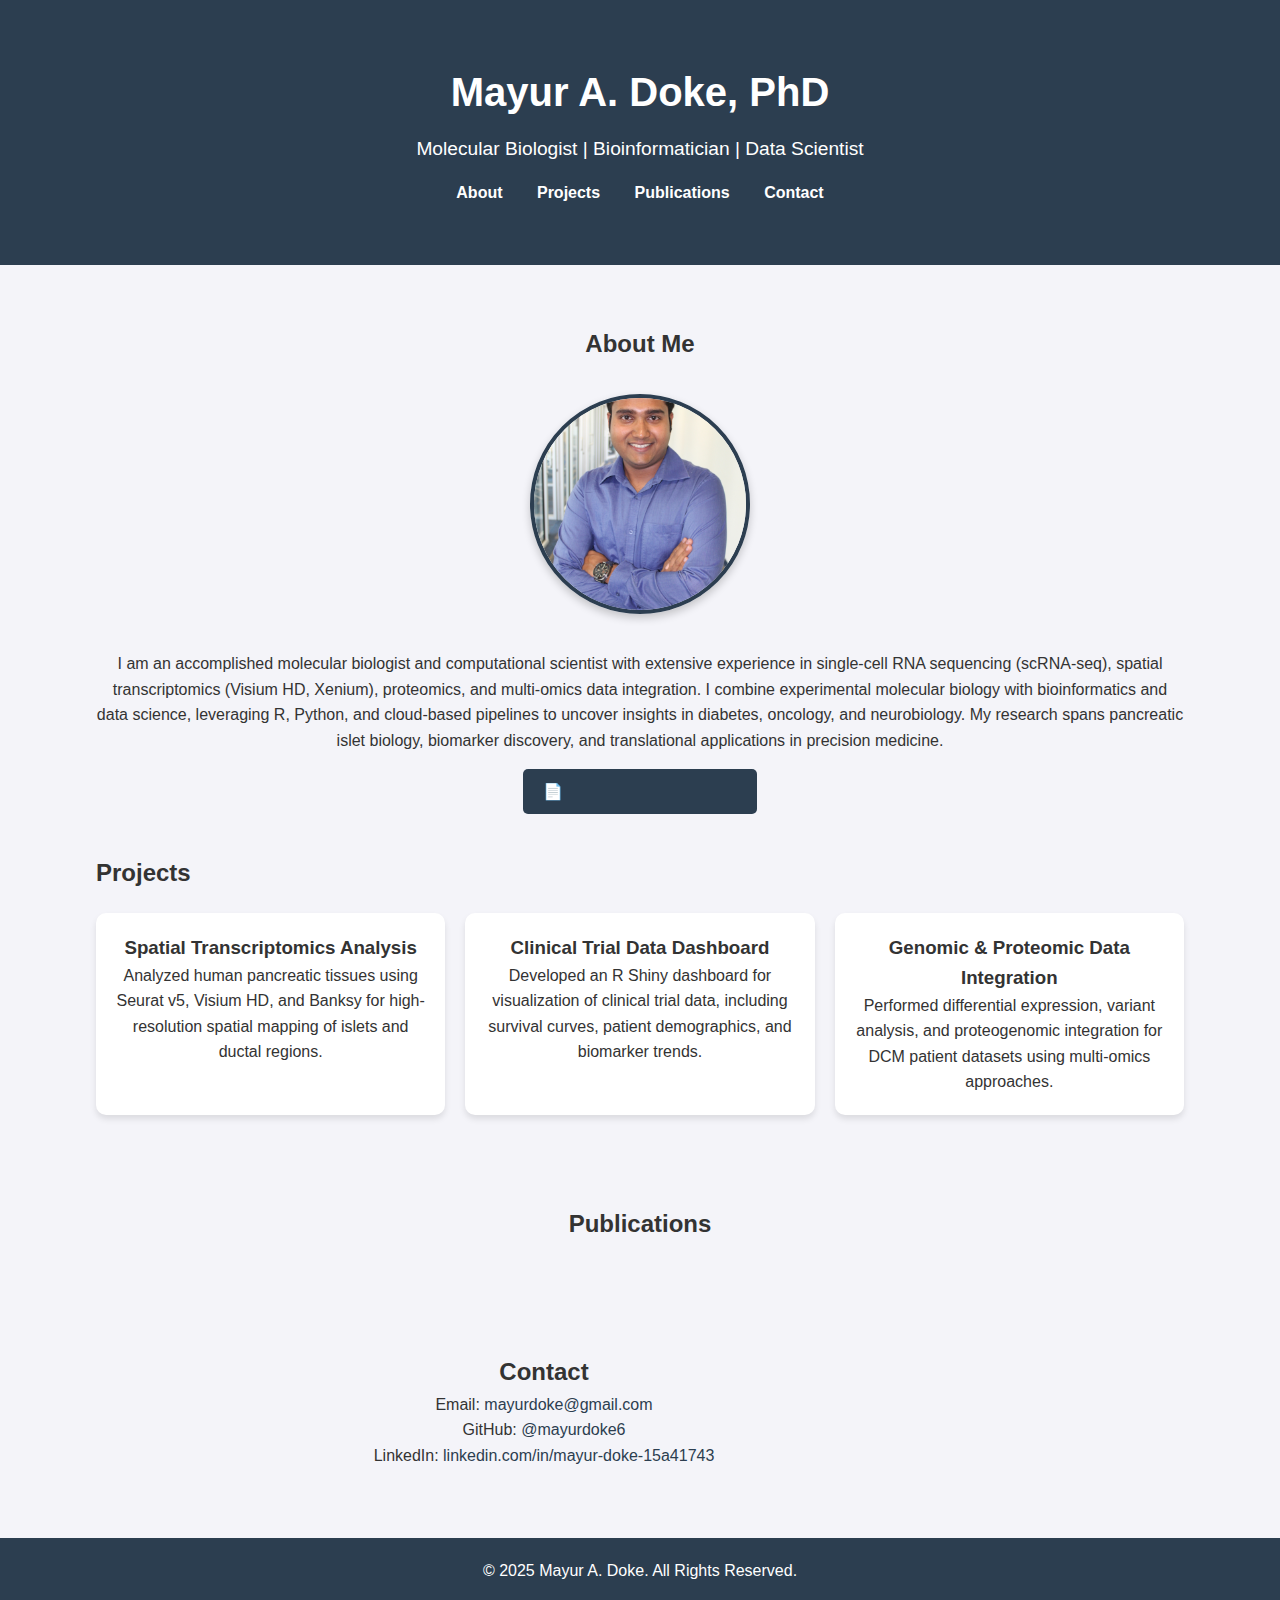
<file: index.html>
<!DOCTYPE html>
<html lang="en">
<head>
  <meta charset="UTF-8">
  <meta name="viewport" content="width=device-width, initial-scale=1.0">
  <title>Portfolio | Mayur A. Doke, PhD</title>

  <!-- ✅ Google Search Console Verification -->
  <meta name="google-site-verification" content="googlee453b6ce631414cb.html">

  <!-- ✅ SEO Meta Tags for Google -->
  <meta name="description" content="Mayur Doke - Molecular Biologist, Bioinformatician, and Data Scientist specializing in single-cell and spatial transcriptomics.">
  <meta name="keywords" content="Mayur Doke, Bioinformatics, Molecular Biology, Data Science, Spatial Transcriptomics, scRNA-seq, Pancreatic Research">
  <meta name="author" content="Mayur A. Doke">

  <!-- ✅ Favicon (optional, if you add favicon.ico to root) -->
  <link rel="icon" href="favicon.ico">

  <!-- ✅ CSS Styles -->
  <link rel="stylesheet" href="style.css">
</head>
<body>
  <!-- Header Section -->
  <header>
    <div class="container">
      <h1>Mayur A. Doke, PhD</h1>
      <p>Molecular Biologist | Bioinformatician | Data Scientist</p>
      <nav>
        <a href="#about">About</a>
        <a href="#projects">Projects</a>
        <a href="#publications">Publications</a>
        <a href="#contact">Contact</a>
      </nav>
    </div>
  </header>

  <!-- About Section -->
  <section id="about" class="container">
    <h2>About Me</h2>
    <img src="images/profile.jpg" alt="Profile Picture" class="profile-pic">
    <p>
      I am an accomplished molecular biologist and computational scientist with extensive experience in 
      single-cell RNA sequencing (scRNA-seq), spatial transcriptomics (Visium HD, Xenium), proteomics, 
      and multi-omics data integration. I combine experimental molecular biology with bioinformatics 
      and data science, leveraging R, Python, and cloud-based pipelines to uncover insights in diabetes, 
      oncology, and neurobiology. My research spans pancreatic islet biology, biomarker discovery, 
      and translational applications in precision medicine.
    </p>
    <p>
      <a href="Mayur_CV_2025-Bioinformatics.pdf" target="_blank" style="font-weight:bold; color:#2c3e50;">
        📄 Download My Resume
      </a>
    </p>
  </section>

  <!-- Projects Section -->
  <section id="projects" class="container">
    <h2>Projects</h2>
    <div class="projects">
      <div class="project-card">
        <h3>Spatial Transcriptomics Analysis</h3>
        <p>Analyzed human pancreatic tissues using Seurat v5, Visium HD, and Banksy for high-resolution spatial mapping of islets and ductal regions.</p>
      </div>
      <div class="project-card">
        <h3>Clinical Trial Data Dashboard</h3>
        <p>Developed an R Shiny dashboard for visualization of clinical trial data, including survival curves, patient demographics, and biomarker trends.</p>
      </div>
      <div class="project-card">
        <h3>Genomic & Proteomic Data Integration</h3>
        <p>Performed differential expression, variant analysis, and proteogenomic integration for DCM patient datasets using multi-omics approaches.</p>
      </div>
    </div>
  </section>

  <!-- Publications Section -->
  <section id="publications" class="container">
    <h2>Publications</h2>
    <ul class="publications-list" id="pub-list"></ul>
  </section>

  <!-- Contact Section -->
  <section id="contact" class="container">
    <h2>Contact</h2>
    <p>Email: <a href="mailto:mayurdoke@gmail.com">mayurdoke@gmail.com</a></p>
    <p>GitHub: <a href="https://github.com/mayurdoke6" target="_blank">@mayurdoke6</a></p>
    <p>LinkedIn: <a href="https://www.linkedin.com/in/mayur-doke-15a41743/" target="_blank">linkedin.com/in/mayur-doke-15a41743</a></p>
  </section>

  <!-- Footer -->
  <footer>
    <p>&copy; 2025 Mayur A. Doke. All Rights Reserved.</p>
  </footer>

  <!-- JavaScript -->
  <script src="script.js"></script>
</body>
</html>
</file>
<file: style.css>
/* ------------------------------
   General Reset
------------------------------ */
* {
  margin: 0;
  padding: 0;
  box-sizing: border-box;
}

/* ------------------------------
   Body Styling
------------------------------ */
body {
  font-family: 'Arial', sans-serif;
  line-height: 1.6;
  background-color: #f4f4f9;
  color: #333;
}

/* ------------------------------
   Container
------------------------------ */
.container {
  width: 85%;
  margin: auto;
  padding: 20px 0;
}

/* ------------------------------
   Header
------------------------------ */
header {
  background: #2c3e50;
  color: #fff;
  padding: 40px 0;
  text-align: center;
}

header h1 {
  font-size: 2.5em;
  margin-bottom: 10px;
}

header p {
  font-size: 1.2em;
  margin-bottom: 15px;
}

header nav a {
  color: #fff;
  margin: 0 15px;
  text-decoration: none;
  font-weight: bold;
}

header nav a:hover {
  color: #f39c12;
}

/* ------------------------------
   About Section
------------------------------ */
#about {
  text-align: center;
  margin-top: 40px;
}

.profile-pic {
  width: 220px;        /* Larger image */
  height: 220px;
  border-radius: 50%;  /* Circular */
  margin: 30px 0;
  border: 4px solid #2c3e50;
  object-fit: cover;   /* Keep aspect ratio */
  box-shadow: 0 4px 8px rgba(0, 0, 0, 0.2);
  transition: transform 0.3s ease-in-out;
}

.profile-pic:hover {
  transform: scale(1.05);
}

/* Resume Button in About */
#about a {
  display: inline-block;
  background: #2c3e50;
  color: white;
  padding: 10px 20px;
  border-radius: 5px;
  text-decoration: none;
  margin-top: 15px;
  transition: background 0.3s ease-in-out;
}

#about a:hover {
  background: #f39c12;
}

/* ------------------------------
   Projects Section
------------------------------ */
.projects {
  display: grid;
  grid-template-columns: repeat(auto-fit, minmax(250px, 1fr));
  gap: 20px;
  margin-top: 20px;
}

.project-card {
  background: #fff;
  padding: 20px;
  border-radius: 10px;
  box-shadow: 0 4px 6px rgba(0, 0, 0, 0.1);
  text-align: center;
  transition: transform 0.2s ease-in-out;
}

.project-card:hover {
  transform: scale(1.05);
}

/* ------------------------------
   Contact Section
------------------------------ */
#contact {
  text-align: center;
  margin: 50px 0;
}

#contact a {
  color: #2c3e50;
  text-decoration: none;
}

#contact a:hover {
  color: #f39c12;
}

/* ------------------------------
   Publications Section
------------------------------ */
#publications {
  margin: 50px auto;
}

#publications h2 {
  text-align: center;
  margin-bottom: 20px;
}

.publications-list {
  list-style-type: none;
  padding: 0;
}

.publications-list li {
  background: #fff;
  margin: 10px 0;
  padding: 15px;
  border-radius: 8px;
  box-shadow: 0 4px 6px rgba(0, 0, 0, 0.1);
  transition: transform 0.2s ease-in-out;
}

.publications-list li:hover {
  transform: scale(1.02);
}

.publications-list a {
  color: #2c3e50;
  text-decoration: none;
  font-weight: bold;
}

.publications-list a:hover {
  color: #f39c12;
}

/* ------------------------------
   Footer
------------------------------ */
footer {
  background: #2c3e50;
  color: #fff;
  text-align: center;
  padding: 20px 0;
  margin-top: 30px;
}

/* ------------------------------
   Responsive Image for Small Screens
------------------------------ */
@media (max-width: 600px) {
  .profile-pic {
    width: 160px;
    height: 160px;
  }
}
</file>
